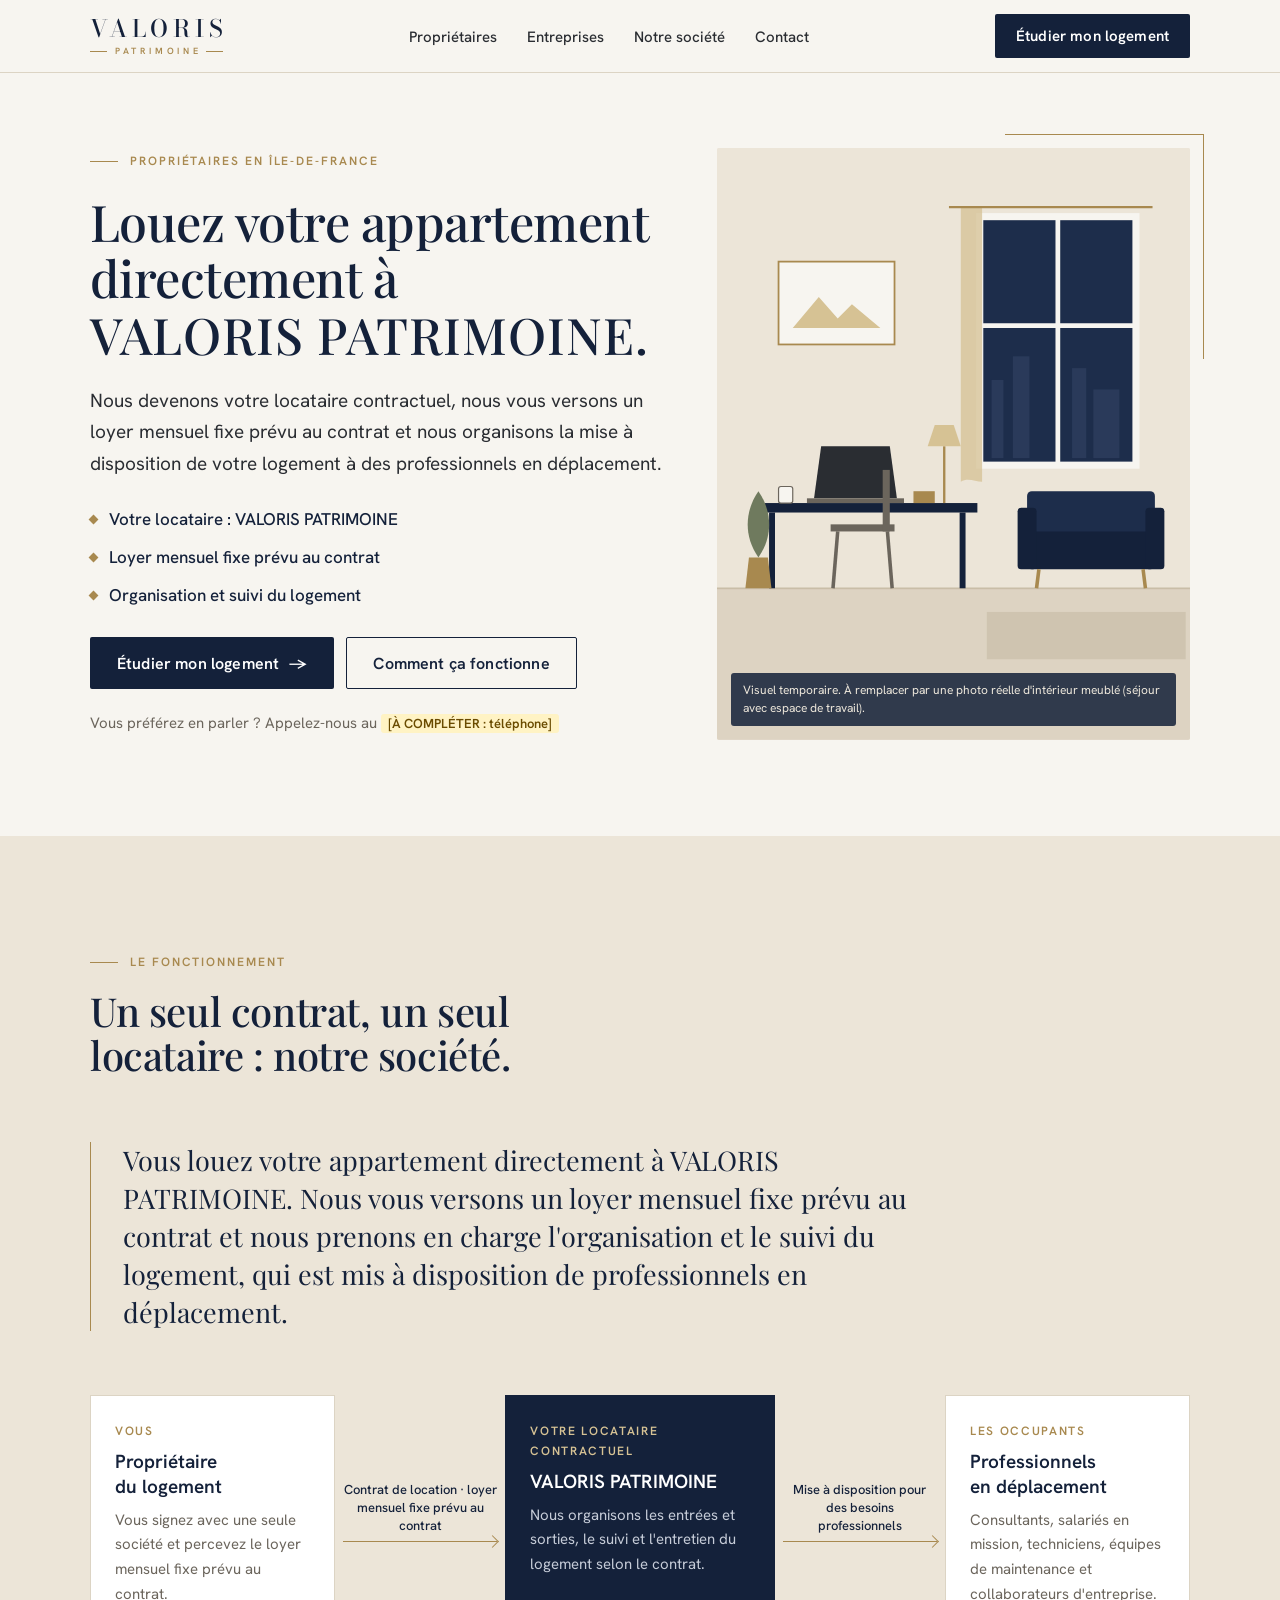
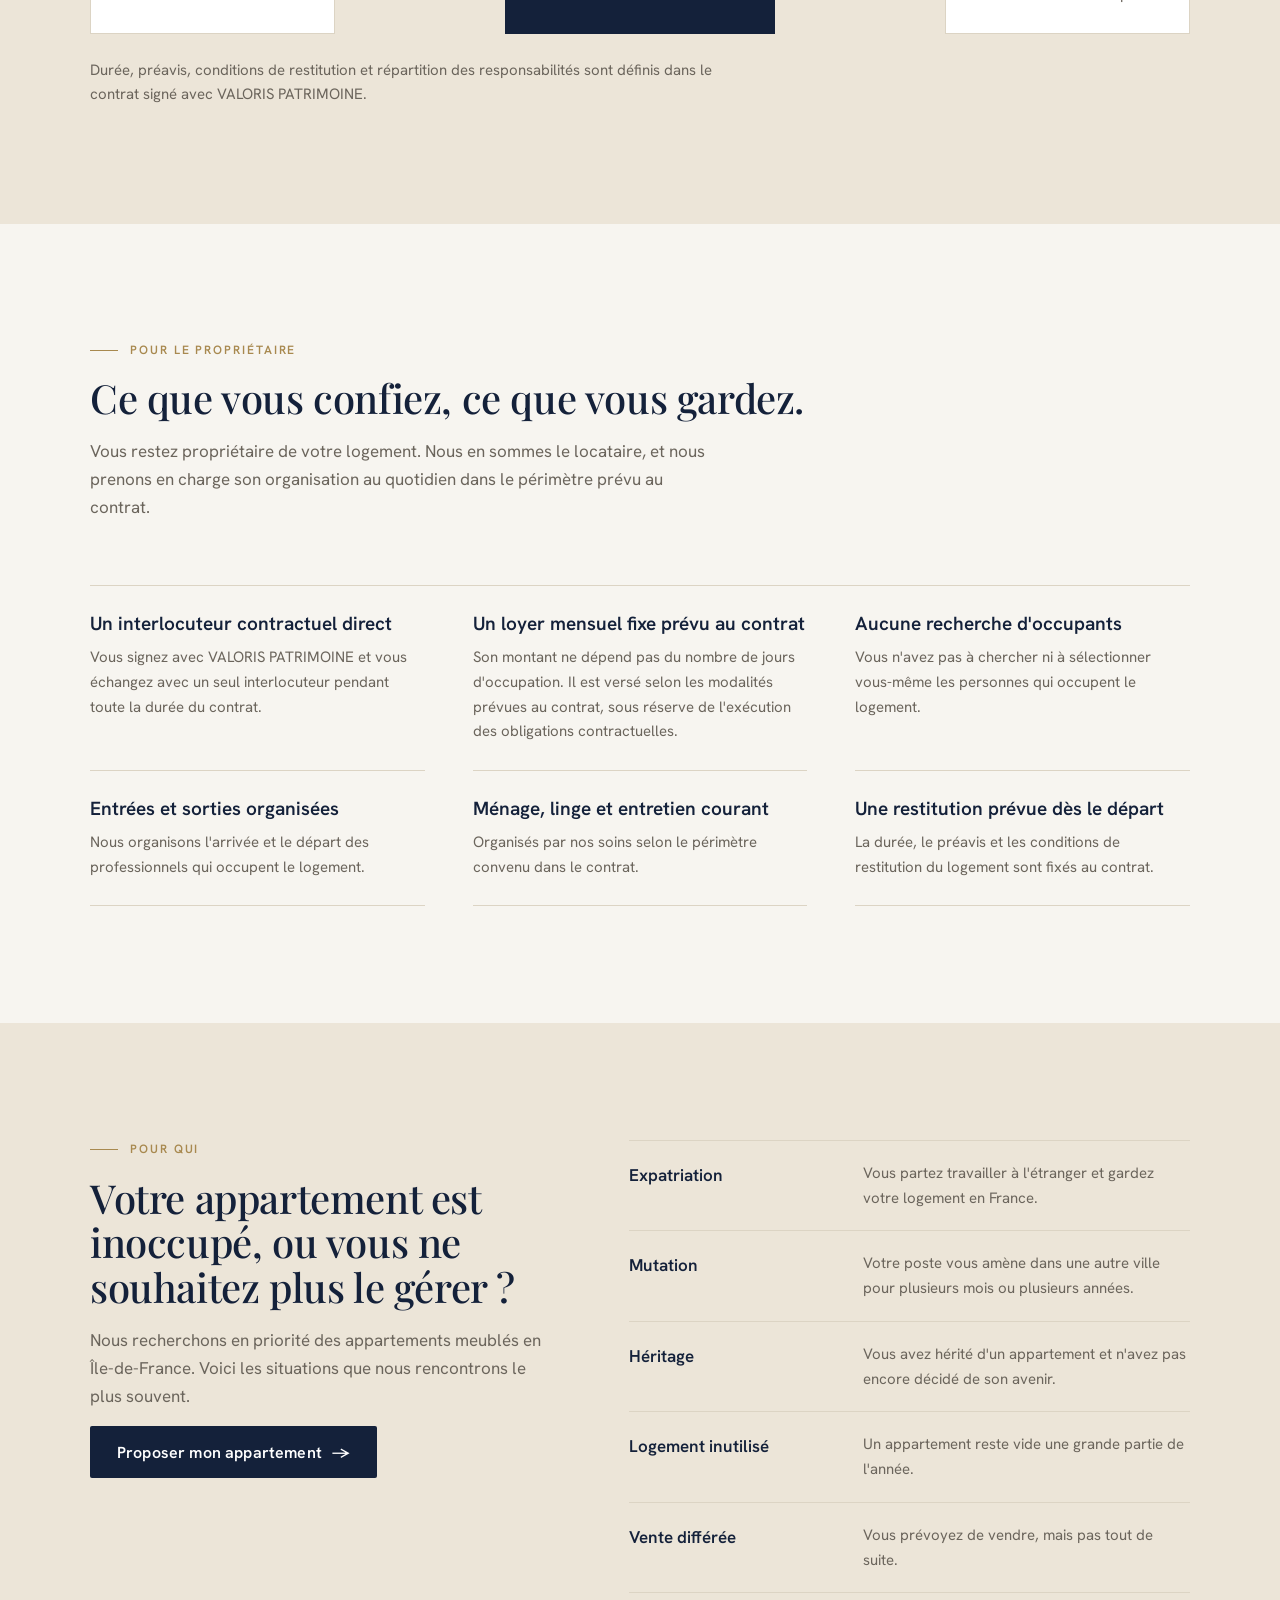
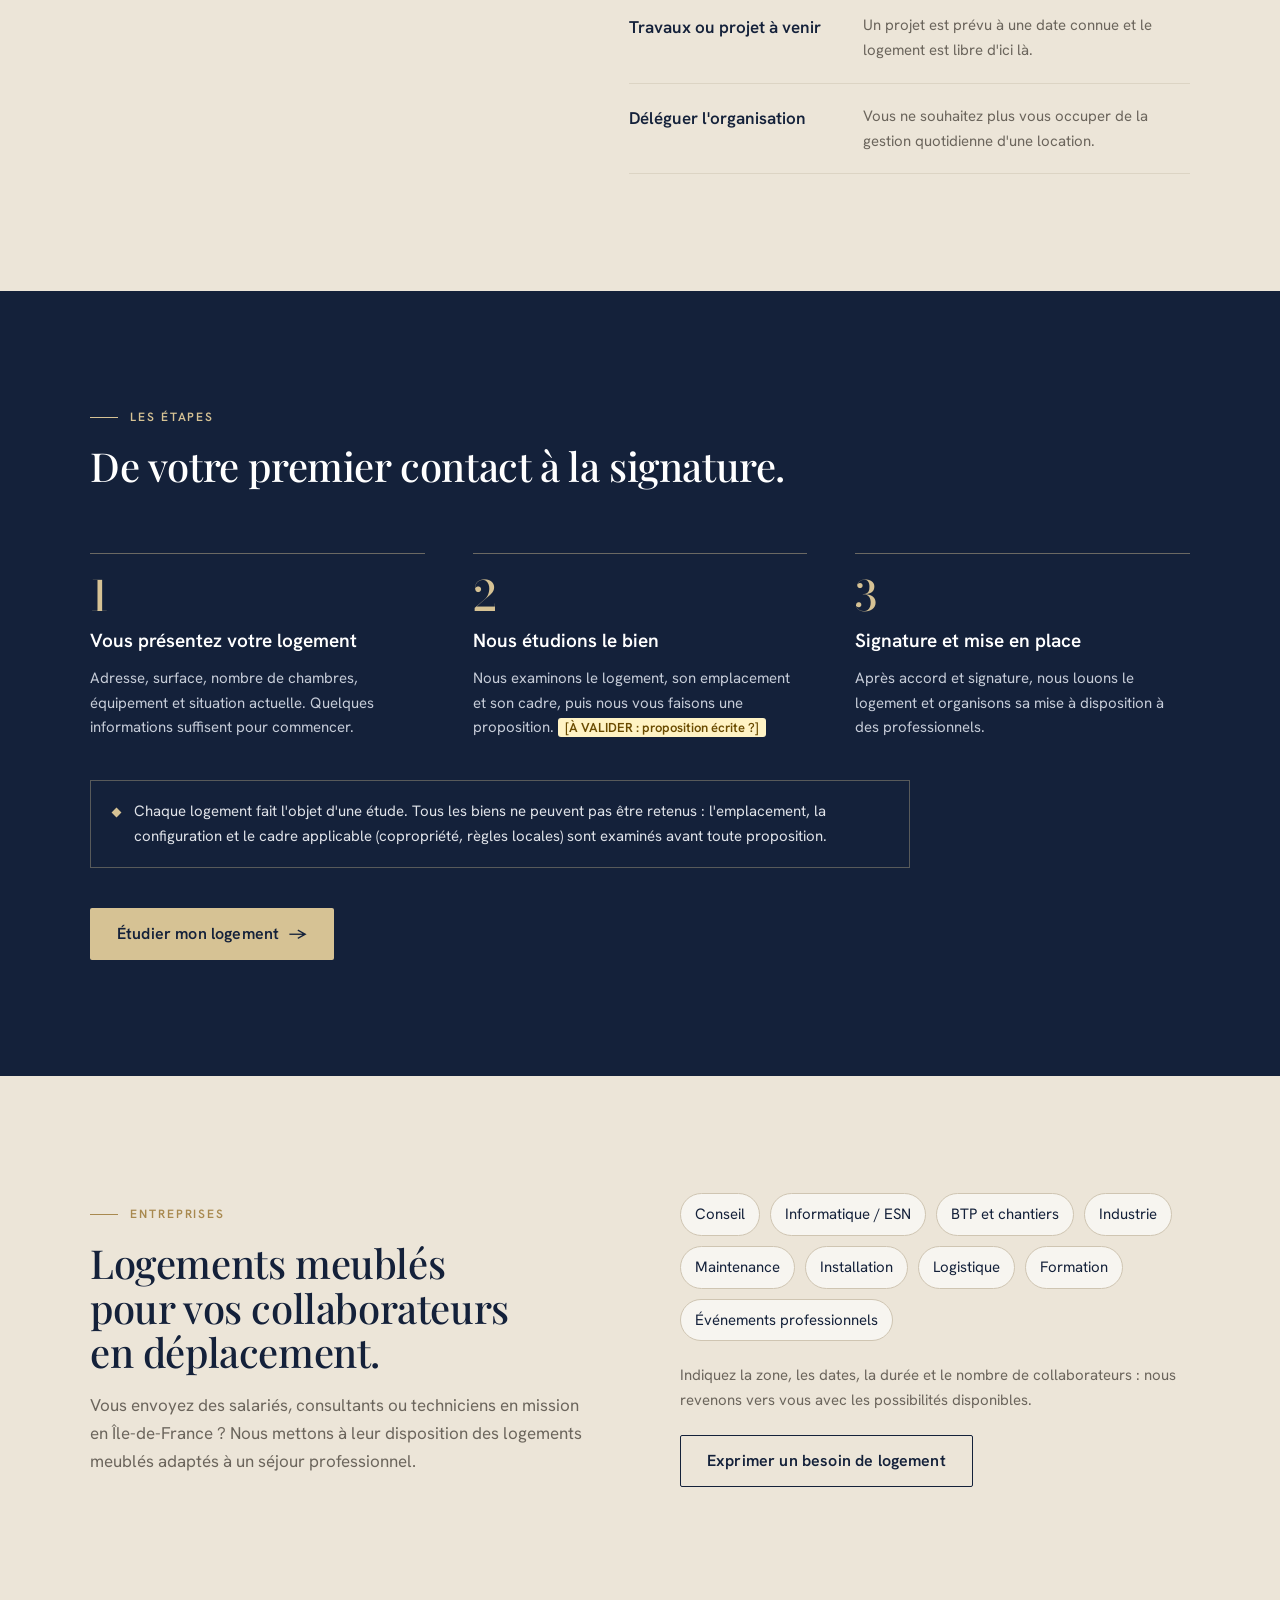
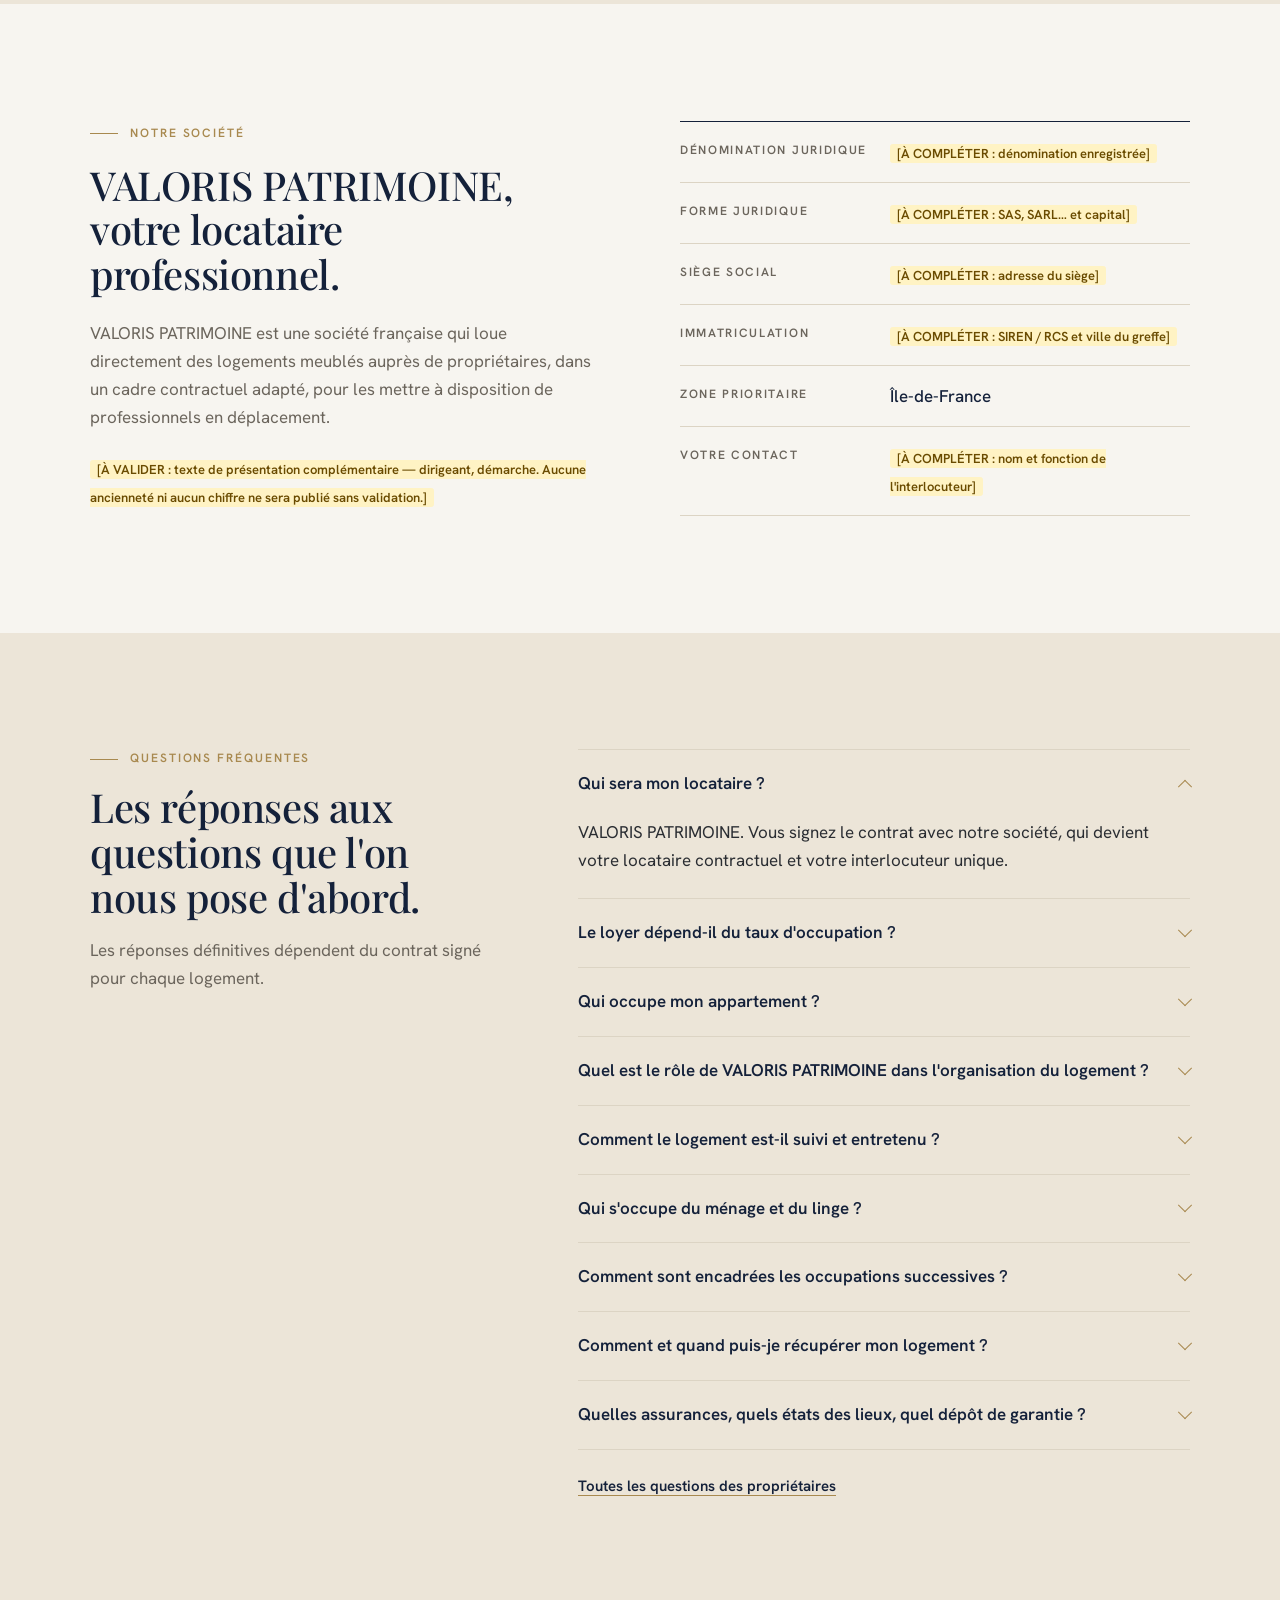
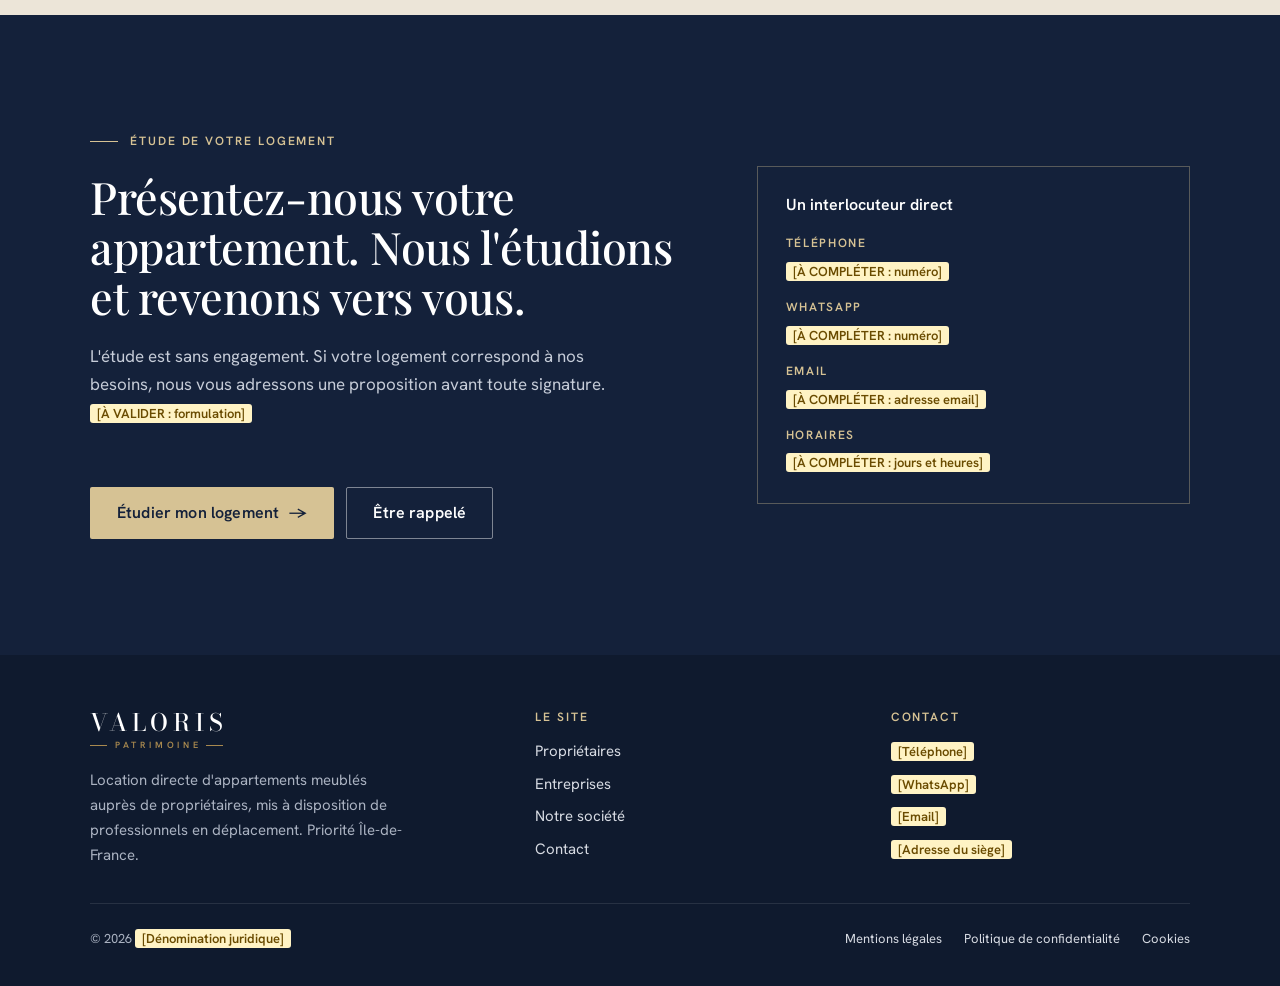
<file: index.html>
<!DOCTYPE html>
<html lang="fr">
<head>
<meta charset="utf-8">
<meta name="viewport" content="width=device-width, initial-scale=1, viewport-fit=cover">
<title>Accueil Valoris Patrimoine</title>
<meta name="claude:viewport-fit-sides" content="cover">
<!-- Polices hébergées dans le dépôt (dossier fonts/, licence SIL OFL 1.1) : aucun appel externe.
     WordPress : mêmes fichiers dans le thème, déclarés dans theme.json (typography.fontFamilies.fontFace). -->
<link rel="preload" href="fonts/playfair-display-var.woff2" as="font" type="font/woff2" crossorigin>
<style>
@font-face { font-family: "Playfair Display"; src: url("fonts/playfair-display-var.woff2") format("woff2"); font-weight: 400 900; font-style: normal; font-display: swap; }
@font-face { font-family: "Bodoni Moda"; src: url("fonts/bodoni-moda-500-latin.woff2") format("woff2"); font-weight: 500; font-style: normal; font-display: swap; }
@font-face { font-family: "Hanken Grotesk"; src: url("fonts/hanken-grotesk-400-600-latin.woff2") format("woff2"); font-weight: 400 600; font-style: normal; font-display: swap; }
</style>

<style>
/* ======================================================================
   PARTIE A — MAQUETTE UNIQUEMENT (non reprise dans WordPress)
   Fond de la prévisualisation, bandeau de revue, repères, info-bulle.
   ====================================================================== */
body { margin: 0; background: #f7f5f0; }
.vp-maquette-revue { background: #2a2d32; color: #e9e5dc; font: 500 0.8125rem/1.5 "Hanken Grotesk", Arial, sans-serif; }
.vp-maquette-revue__inner {
  max-width: 1180px; margin-inline: auto; display: flex; flex-wrap: wrap; align-items: center; justify-content: space-between; gap: 8px 16px;
  padding-block: 9px; padding-left: max(20px, env(safe-area-inset-left, 0px)); padding-right: max(20px, env(safe-area-inset-right, 0px));
}
.vp-maquette-revue button { font: inherit; font-weight: 600; color: #2a2d32; background: #d6c294; border: 0; border-radius: 3px; padding: 5px 12px; cursor: pointer; }
.vp-maquette-revue button:focus-visible { outline: 2px solid #ffffff; outline-offset: 2px; }
.vp-site .vp-todo { background: #fff3c4; color: #6a4b00; font: 600 0.8125rem/1.5 "Hanken Grotesk", Arial, sans-serif; letter-spacing: 0; text-transform: none; padding: 1px 7px; border-radius: 3px; }
.vp-maquette--sans-reperes .vp-todo { background: transparent; color: inherit; font: inherit; padding: 0; }
.vp-maquette--sans-reperes .vp-todo--note, .vp-maquette--sans-reperes .vp-visuel__etiquette { display: none; }
.vp-maquette-bulle {
  position: fixed; z-index: 80; left: 50%; transform: translateX(-50%);
  bottom: calc(92px + env(safe-area-inset-bottom, 0px)); width: min(92vw, 520px);
  background: #14213a; color: #f7f5f0; border: 1px solid #d6c294; border-radius: 4px; padding: 14px 18px;
  font: 400 0.875rem/1.5 "Hanken Grotesk", Arial, sans-serif; box-shadow: 0 10px 30px rgba(20,33,58,.25);
}
.vp-maquette-bulle strong { color: #d6c294; font-weight: 600; }
.vp-maquette-bulle code { font-family: ui-monospace, Menlo, monospace; font-size: 0.8125rem; color: #ffffff; overflow-wrap: anywhere; }
@media (min-width: 900px) { .vp-maquette-bulle { bottom: 28px; } }

/* ======================================================================
   PARTIE B — STYLES VALORIS PATRIMOINE (repris dans WordPress)
   Tout est confiné sous .vp-site : aucune règle sur html, body ou sur
   des éléments nus. Les variables pointent vers les presets theme.json
   (--wp--preset--…) avec une valeur de secours identique.
   Concept : colonne éditoriale sobre, bandes blanc cassé / beige /
   bleu nuit, un seul accent champagne.
   ====================================================================== */
.vp-site {
  /* Couleurs → theme.json settings.color.palette */
  --vp-nuit: var(--wp--preset--color--bleu-nuit, #14213a);
  --vp-nuit-2: var(--wp--preset--color--bleu-nuit-clair, #1d2d4b);
  --vp-nuit-3: var(--wp--preset--color--bleu-nuit-profond, #0f1a2e);
  --vp-anthracite: var(--wp--preset--color--anthracite, #2a2d32);
  --vp-blanc: var(--wp--preset--color--blanc-casse, #f7f5f0);
  --vp-beige: var(--wp--preset--color--beige, #ece5d8);
  --vp-champagne: var(--wp--preset--color--champagne, #a8894f);
  --vp-champagne-clair: var(--wp--preset--color--champagne-clair, #d6c294);
  --vp-gris: var(--wp--preset--color--gris-chaud, #6b655c);
  --vp-ligne: var(--wp--preset--color--filet, #dcd4c4);
  --vp-blanc-pur: #ffffff;
  --vp-texte-sur-nuit: #c6ccd8;

  /* Typographie → theme.json typography.fontFamilies / fontSizes */
  --vp-font-display: var(--wp--preset--font-family--playfair, "Playfair Display", Georgia, serif);
  --vp-font-marque: var(--wp--preset--font-family--bodoni, "Bodoni Moda", "Didot", "Bodoni 72", Georgia, serif); /* logo (majuscules) et numéros d'étapes */
  --vp-font-texte: var(--wp--preset--font-family--hanken, "Hanken Grotesk", "Helvetica Neue", Arial, sans-serif);
  --vp-fs-h1: clamp(2.05rem, 1.35rem + 3.2vw, 3.6rem);
  --vp-fs-h2: clamp(1.65rem, 1.25rem + 1.7vw, 2.5rem);
  --vp-fs-h3: 1.1875rem;
  --vp-fs-texte: 1.0625rem;
  --vp-fs-petit: 0.9375rem;
  --vp-fs-label: 0.75rem;

  /* Espacements → theme.json spacing.spacingSizes / layout */
  --vp-esp-2: 1rem;
  --vp-esp-3: 1.5rem;
  --vp-esp-4: 2.5rem;
  --vp-esp-5: 4rem;
  --vp-esp-section: clamp(4rem, 2.5rem + 6vw, 7.5rem);
  --vp-largeur: 1180px;
  --vp-rayon: 2px;
  --vp-header-h: 72px;

  background: var(--vp-blanc);
  color: var(--vp-anthracite);
  font-family: var(--vp-font-texte);
  font-size: var(--vp-fs-texte);
  font-weight: 400;
  line-height: 1.65;
  letter-spacing: normal;
  text-align: left;
  -webkit-font-smoothing: antialiased;
  padding-bottom: 76px; /* place pour la barre d'action mobile */
}
@media (min-width: 900px) { .vp-site { padding-bottom: 0; } }

/* Bande de sécurité au-dessus de l'en-tête collant (encoche des téléphones) */
.vp-site::before { content: ""; position: fixed; inset: 0 0 auto; height: env(safe-area-inset-top, 0px); z-index: 60; background: var(--vp-blanc); }

/* Remise à zéro locale : neutralise les marges et styles qu'un thème
   pourrait appliquer aux titres, paragraphes et listes. */
.vp-site *, .vp-site *::before, .vp-site *::after { box-sizing: border-box; }
.vp-site h1, .vp-site h2, .vp-site h3, .vp-site p, .vp-site ul, .vp-site ol,
.vp-site dl, .vp-site dd, .vp-site figure, .vp-site blockquote { margin: 0; }
.vp-site ul, .vp-site ol { padding: 0; }
.vp-site h1, .vp-site h2, .vp-site h3 { text-transform: none; }
.vp-site a { color: inherit; text-decoration: none; box-shadow: none; }
.vp-site svg { display: block; }
.vp-site [id] { scroll-margin-top: calc(var(--vp-header-h) + 16px); }
.vp-site :focus-visible { outline: 2px solid var(--vp-champagne); outline-offset: 3px; }
@media (prefers-reduced-motion: reduce) { .vp-site * { transition: none !important; } }

.vp-site h1, .vp-site h2 { font-family: var(--vp-font-display); font-weight: 500; color: var(--vp-nuit); line-height: 1.12; text-wrap: balance; letter-spacing: -0.01em; }
.vp-site h1 { font-size: var(--vp-fs-h1); }
.vp-site h2 { font-size: var(--vp-fs-h2); }
.vp-site h3 { font-family: var(--vp-font-texte); font-size: var(--vp-fs-h3); font-weight: 600; color: var(--vp-nuit); line-height: 1.3; text-wrap: balance; letter-spacing: 0; }

.vp-site .vp-skip { position: absolute; left: -9999px; top: 0; }
.vp-site .vp-skip:focus { left: 16px; top: 16px; z-index: 100; background: var(--vp-nuit); color: var(--vp-blanc-pur); padding: 10px 16px; }

/* Conteneur intérieur — porte la gouttière latérale */
.vp-site .vp-inner {
  max-width: var(--vp-largeur); margin-inline: auto;
  padding-left: max(20px, env(safe-area-inset-left, 0px));
  padding-right: max(20px, env(safe-area-inset-right, 0px));
}
@media (min-width: 900px) { .vp-site .vp-inner { padding-left: max(40px, env(safe-area-inset-left, 0px)); padding-right: max(40px, env(safe-area-inset-right, 0px)); } }

.vp-site .vp-section { padding-block: var(--vp-esp-section); }
.vp-site .vp-section--beige { background: var(--vp-beige); }
.vp-site .vp-section--nuit { background: var(--vp-nuit); color: #e6e1d6; }
.vp-site .vp-section--nuit h2, .vp-site .vp-section--nuit h3 { color: var(--vp-blanc-pur); }

.vp-site .vp-label { display: inline-flex; align-items: center; gap: 12px; font-size: var(--vp-fs-label); font-weight: 600; letter-spacing: 0.16em; text-transform: uppercase; color: var(--vp-champagne); }
.vp-site .vp-label::before { content: ""; width: 28px; height: 1px; background: currentColor; }
.vp-site .vp-section--nuit .vp-label { color: var(--vp-champagne-clair); }

.vp-site .vp-entete { display: grid; gap: var(--vp-esp-2); max-width: 760px; margin-bottom: var(--vp-esp-5); }
.vp-site .vp-entete p { color: var(--vp-gris); max-width: 62ch; }
.vp-site .vp-section--nuit .vp-entete p { color: var(--vp-texte-sur-nuit); }

/* Boutons (bloc Boutons natif + styles de bouton enregistrés) */
.vp-site .vp-btn {
  display: inline-flex; align-items: center; justify-content: center; gap: 10px;
  min-height: 52px; padding: 0 26px;
  font-family: var(--vp-font-texte); font-size: 1rem; font-weight: 600; line-height: 1.2; letter-spacing: 0.01em; text-decoration: none;
  border-radius: var(--vp-rayon); border: 1px solid transparent; cursor: pointer;
  transition: background-color .2s ease, color .2s ease, border-color .2s ease;
}
.vp-site .vp-btn--principal { background: var(--vp-nuit); color: var(--vp-blanc-pur); }
.vp-site .vp-btn--principal:hover { background: var(--vp-nuit-2); }
.vp-site .vp-btn--secondaire { background: transparent; color: var(--vp-nuit); border-color: var(--vp-nuit); }
.vp-site .vp-btn--secondaire:hover { background: var(--vp-nuit); color: var(--vp-blanc-pur); }
.vp-site .vp-btn--clair { background: var(--vp-champagne-clair); color: var(--vp-nuit); }
.vp-site .vp-btn--clair:hover { background: #e3d3ad; }
.vp-site .vp-btn--contour-clair { background: transparent; color: var(--vp-blanc-pur); border-color: rgba(255,255,255,.45); }
.vp-site .vp-btn--contour-clair:hover { border-color: var(--vp-champagne-clair); color: var(--vp-champagne-clair); }
.vp-site .vp-fleche { transition: transform .2s ease; }
.vp-site .vp-btn:hover .vp-fleche { transform: translateX(3px); }
.vp-site .vp-actions { display: flex; flex-wrap: wrap; gap: 12px; }

/* En-tête (partie de modèle « header » + bloc Navigation natif) */
.vp-site .vp-header {
  position: sticky; top: env(safe-area-inset-top, 0px); z-index: 50;
  background: rgba(247, 245, 240, 0.96); border-bottom: 1px solid var(--vp-ligne);
  -webkit-backdrop-filter: blur(8px); backdrop-filter: blur(8px);
}
.vp-site .vp-header .vp-inner { display: flex; align-items: center; justify-content: space-between; gap: 24px; min-height: var(--vp-header-h); }
.vp-site .vp-logo { display: inline-flex; flex-direction: column; align-items: flex-start; color: var(--vp-nuit); line-height: 1; }
.vp-site .vp-logo__nom { font-family: var(--vp-font-marque); font-size: 1.5rem; font-weight: 500; letter-spacing: 0.2em; margin-right: -0.2em; }
.vp-site .vp-logo__filet { display: flex; align-items: center; gap: 8px; width: 100%; margin-top: 6px; }
.vp-site .vp-logo__filet::before, .vp-site .vp-logo__filet::after { content: ""; flex: 1; height: 1px; background: var(--vp-champagne); }
.vp-site .vp-logo__sous { font-size: 0.5625rem; font-weight: 600; letter-spacing: 0.42em; margin-right: -0.42em; color: var(--vp-champagne); }
.vp-site .vp-nav { display: none; }
.vp-site .vp-nav ul { list-style: none; display: flex; gap: 30px; }
.vp-site .vp-nav a { font-size: 0.9375rem; font-weight: 500; color: var(--vp-anthracite); padding-block: 6px; border-bottom: 1px solid transparent; }
.vp-site .vp-nav a:hover { border-color: var(--vp-champagne); }
.vp-site .vp-header__cta { display: none; }
.vp-site .vp-burger {
  display: inline-flex; align-items: center; justify-content: center; width: 46px; height: 46px; padding: 0;
  background: transparent; border: 1px solid var(--vp-ligne); border-radius: var(--vp-rayon); cursor: pointer; color: var(--vp-nuit);
}
.vp-site .vp-menu-mobile { border-top: 1px solid var(--vp-ligne); background: var(--vp-blanc); }
.vp-site .vp-menu-mobile ul { list-style: none; padding: 8px 0 20px; }
.vp-site .vp-menu-mobile li a { display: block; padding: 14px 0; font-size: 1.0625rem; font-weight: 500; color: var(--vp-nuit); border-bottom: 1px solid var(--vp-ligne); }
.vp-site .vp-menu-mobile .vp-btn { width: 100%; margin-top: 16px; }
@media (min-width: 900px) {
  .vp-site .vp-nav { display: block; }
  .vp-site .vp-header__cta { display: inline-flex; min-height: 44px; padding: 0 20px; font-size: 0.9375rem; }
  .vp-site .vp-burger, .vp-site .vp-menu-mobile { display: none !important; }
}

/* Premier écran (Colonnes 55/45 : Groupe texte + Image) */
.vp-site .vp-hero { padding-block: clamp(2.5rem, 1.5rem + 4vw, 5.5rem) clamp(3.5rem, 2rem + 5vw, 6.5rem); }
.vp-site .vp-hero .vp-inner { display: grid; gap: var(--vp-esp-4); align-items: center; }
.vp-site .vp-hero__texte { display: grid; gap: 22px; min-width: 0; }
.vp-site .vp-hero__nom { white-space: nowrap; letter-spacing: 0.02em; }
@media (max-width: 420px) { .vp-site .vp-hero__nom { white-space: normal; } }
.vp-site .vp-hero__sous { font-size: clamp(1.0625rem, 1rem + .3vw, 1.1875rem); color: var(--vp-anthracite); max-width: 56ch; }
.vp-site .vp-assurances { list-style: none; display: grid; gap: 10px; margin-block: 4px 6px; }
.vp-site .vp-assurances li { display: flex; align-items: baseline; gap: 12px; font-weight: 500; color: var(--vp-nuit); }
.vp-site .vp-assurances li::before { content: ""; flex: none; width: 7px; height: 7px; transform: translateY(-2px) rotate(45deg); background: var(--vp-champagne); }
.vp-site .vp-hero__appel { font-size: var(--vp-fs-petit); color: var(--vp-gris); }
/* Le titre ne dépasse jamais sa colonne : sa taille est plafonnée selon la largeur réelle de la colonne
   (8.7cqi ≈ largeur de « VALORIS PATRIMOINE. », qui reste sur une ligne), avec un minimum de 1.75rem
   (sous 420 px, le nom peut alors passer à la ligne). */
.vp-site .vp-hero__texte { container-type: inline-size; }
.vp-site .vp-hero h1 { font-size: max(1.75rem, min(var(--vp-fs-h1), 8.7cqi)); }
@media (min-width: 960px) { .vp-site .vp-hero .vp-inner { grid-template-columns: 1.1fr 0.9fr; gap: 48px; } }

.vp-site .vp-visuel { position: relative; min-width: 0; }
.vp-site .vp-visuel__cadre { position: relative; aspect-ratio: 4 / 5; width: 100%; max-width: 100%; background: var(--vp-beige); overflow: hidden; border-radius: var(--vp-rayon); }
.vp-site .vp-visuel__cadre svg { position: absolute; inset: 0; width: 100%; height: 100%; }
.vp-site .vp-visuel__etiquette { position: absolute; left: 14px; bottom: 14px; right: 14px; background: rgba(20, 33, 58, 0.86); color: #eee8dc; font-size: 0.75rem; line-height: 1.45; padding: 9px 12px; border-radius: 3px; }
.vp-site .vp-visuel__accent { position: absolute; top: -14px; right: -14px; width: 42%; height: 38%; border-top: 1px solid var(--vp-champagne); border-right: 1px solid var(--vp-champagne); pointer-events: none; }
@media (max-width: 959px) { .vp-site .vp-visuel__cadre { aspect-ratio: 4 / 3; } .vp-site .vp-visuel__accent { display: none; } }

/* Fonctionnement — chaîne contractuelle (Colonnes ×3 ; flèches = CSS spécifique) */
.vp-site .vp-message { font-family: var(--vp-font-display); font-size: clamp(1.25rem, 1.05rem + .8vw, 1.7rem); line-height: 1.4; color: var(--vp-nuit); border-left: 1px solid var(--vp-champagne); padding-left: clamp(18px, 3vw, 32px); max-width: 52ch; margin-bottom: var(--vp-esp-5); }
.vp-site .vp-chaine { display: grid; }
.vp-site .vp-noeud { background: var(--vp-blanc-pur); border: 1px solid var(--vp-ligne); padding: 26px 24px; display: grid; gap: 8px; align-content: start; min-width: 0; }
.vp-site .vp-noeud--central { background: var(--vp-nuit); border-color: var(--vp-nuit); }
.vp-site .vp-noeud--central h3 { color: var(--vp-blanc-pur); }
.vp-site .vp-noeud__role { font-size: var(--vp-fs-label); font-weight: 600; letter-spacing: 0.14em; text-transform: uppercase; color: var(--vp-champagne); }
.vp-site .vp-noeud--central .vp-noeud__role { color: var(--vp-champagne-clair); }
.vp-site .vp-noeud p { font-size: var(--vp-fs-petit); color: var(--vp-gris); }
.vp-site .vp-noeud--central p { color: var(--vp-texte-sur-nuit); }
.vp-site .vp-lien { display: grid; justify-items: center; gap: 6px; padding: 14px 8px; text-align: center; font-size: 0.8125rem; line-height: 1.4; color: var(--vp-nuit); font-weight: 500; }
.vp-site .vp-lien__trait { width: 1px; height: 22px; background: var(--vp-champagne); }
.vp-site .vp-lien__fleche { width: 9px; height: 9px; border-right: 1px solid var(--vp-champagne); border-bottom: 1px solid var(--vp-champagne); transform: rotate(45deg); margin-top: -10px; }
.vp-site .vp-lien span { max-width: 22ch; }
@media (min-width: 900px) {
  .vp-site .vp-chaine { grid-template-columns: 1fr 170px 1.1fr 170px 1fr; align-items: stretch; }
  .vp-site .vp-lien { align-content: center; }
  .vp-site .vp-lien__trait { width: 100%; height: 1px; order: 2; }
  .vp-site .vp-lien__fleche { order: 2; transform: rotate(-45deg); margin: -11px 0 0; justify-self: end; }
  .vp-site .vp-lien span { order: 1; }
}
.vp-site .vp-cadre-note { margin-top: var(--vp-esp-3); font-size: var(--vp-fs-petit); color: var(--vp-gris); max-width: 80ch; }

/* Avantages (Grille native : Groupe en disposition grille) */
.vp-site .vp-grille { display: grid; border-top: 1px solid var(--vp-ligne); }
.vp-site .vp-item { display: grid; gap: 8px; align-content: start; padding: 26px 0; border-bottom: 1px solid var(--vp-ligne); min-width: 0; }
.vp-site .vp-item p { color: var(--vp-gris); font-size: var(--vp-fs-petit); max-width: 48ch; }
@media (min-width: 720px) { .vp-site .vp-grille--3 { grid-template-columns: 1fr 1fr; column-gap: 48px; } }
@media (min-width: 1000px) { .vp-site .vp-grille--3 { grid-template-columns: repeat(3, 1fr); } }

/* Profils (Colonnes + Liste) */
.vp-site .vp-profils .vp-inner { display: grid; gap: var(--vp-esp-4); }
@media (min-width: 960px) { .vp-site .vp-profils .vp-inner { grid-template-columns: 0.9fr 1.1fr; gap: 80px; align-items: start; } .vp-site .vp-profils .vp-entete { margin-bottom: 0; position: sticky; top: calc(var(--vp-header-h) + 32px); } }
.vp-site .vp-liste-profils { list-style: none; border-top: 1px solid var(--vp-ligne); }
.vp-site .vp-liste-profils li { display: grid; grid-template-columns: minmax(0, 1fr); gap: 4px; padding: 20px 0; border-bottom: 1px solid var(--vp-ligne); }
@media (min-width: 600px) { .vp-site .vp-liste-profils li { grid-template-columns: 210px minmax(0, 1fr); gap: 24px; } }
.vp-site .vp-liste-profils strong { font-weight: 600; color: var(--vp-nuit); }
.vp-site .vp-liste-profils span { color: var(--vp-gris); font-size: var(--vp-fs-petit); }

/* Étapes (Liste numérotée native ; chiffres = compteur CSS) */
.vp-site .vp-etapes { list-style: none; display: grid; gap: 32px; counter-reset: vp-etape; }
.vp-site .vp-etapes li { display: grid; gap: 12px; align-content: start; padding-top: 22px; border-top: 1px solid rgba(214,194,148,.45); counter-increment: vp-etape; min-width: 0; }
.vp-site .vp-etapes li::before { content: counter(vp-etape); font-family: var(--vp-font-marque); font-size: 2.6rem; line-height: 1; color: var(--vp-champagne-clair); }
.vp-site .vp-etapes p { color: var(--vp-texte-sur-nuit); font-size: var(--vp-fs-petit); max-width: 40ch; }
@media (min-width: 860px) { .vp-site .vp-etapes { grid-template-columns: repeat(3, 1fr); gap: 48px; } }
.vp-site .vp-avertissement { margin-top: var(--vp-esp-4); padding: 18px 22px; border: 1px solid rgba(214,194,148,.35); color: #dfe2e8; font-size: var(--vp-fs-petit); display: flex; gap: 14px; align-items: baseline; max-width: 820px; }
.vp-site .vp-avertissement::before { content: ""; flex: none; width: 7px; height: 7px; transform: rotate(45deg); background: var(--vp-champagne-clair); }
.vp-site .vp-section--nuit .vp-actions { margin-top: var(--vp-esp-4); }

/* Entreprises */
.vp-site .vp-entreprises .vp-inner { display: grid; gap: var(--vp-esp-4); }
@media (min-width: 960px) { .vp-site .vp-entreprises .vp-inner { grid-template-columns: 1fr 1fr; gap: 80px; align-items: center; } .vp-site .vp-entreprises .vp-entete { margin-bottom: 0; } }
.vp-site .vp-secteurs { list-style: none; display: flex; flex-wrap: wrap; gap: 10px; }
.vp-site .vp-secteurs li { border: 1px solid #cfc5b2; background: var(--vp-blanc); padding: 8px 14px; font-size: var(--vp-fs-petit); color: var(--vp-nuit); border-radius: 999px; }
.vp-site .vp-entreprises__bloc { display: grid; gap: 22px; min-width: 0; }
.vp-site .vp-entreprises__bloc p { font-size: var(--vp-fs-petit); color: var(--vp-gris); }

/* Société (fiche = Groupe + Paragraphes ; dl remplaçable par une liste) */
.vp-site .vp-societe .vp-inner { display: grid; gap: var(--vp-esp-4); }
@media (min-width: 960px) { .vp-site .vp-societe .vp-inner { grid-template-columns: 1fr 1fr; gap: 80px; } .vp-site .vp-societe .vp-entete { margin-bottom: 0; } }
.vp-site .vp-fiche { border-top: 1px solid var(--vp-nuit); display: grid; }
.vp-site .vp-fiche div { display: grid; grid-template-columns: minmax(0, 1fr); gap: 4px; padding: 16px 0; border-bottom: 1px solid var(--vp-ligne); }
@media (min-width: 560px) { .vp-site .vp-fiche div { grid-template-columns: 190px minmax(0, 1fr); gap: 20px; } }
.vp-site .vp-fiche dt { font-size: var(--vp-fs-label); font-weight: 600; letter-spacing: 0.14em; text-transform: uppercase; color: var(--vp-gris); padding-top: 3px; }
.vp-site .vp-fiche dd { color: var(--vp-nuit); font-weight: 500; min-width: 0; }

/* FAQ (bloc Détails natif — aucun JavaScript) */
.vp-site .vp-faq .vp-inner { display: grid; gap: var(--vp-esp-4); }
@media (min-width: 960px) { .vp-site .vp-faq .vp-inner { grid-template-columns: 0.8fr 1.2fr; gap: 80px; align-items: start; } .vp-site .vp-faq .vp-entete { margin-bottom: 0; position: sticky; top: calc(var(--vp-header-h) + 32px); } }
.vp-site .vp-faq__liste { border-top: 1px solid var(--vp-ligne); min-width: 0; }
.vp-site .vp-faq details { border-bottom: 1px solid var(--vp-ligne); }
.vp-site .vp-faq summary { list-style: none; cursor: pointer; display: flex; justify-content: space-between; align-items: center; gap: 20px; padding: 22px 0; font-weight: 600; font-size: 1.0625rem; line-height: 1.4; color: var(--vp-nuit); }
.vp-site .vp-faq summary::-webkit-details-marker { display: none; }
.vp-site .vp-faq summary::after { content: ""; flex: none; width: 10px; height: 10px; border-right: 1.5px solid var(--vp-champagne); border-bottom: 1.5px solid var(--vp-champagne); transform: rotate(45deg) translate(-2px, -2px); transition: transform .2s ease; }
.vp-site .vp-faq details[open] summary::after { transform: rotate(-135deg) translate(-2px, -2px); }
.vp-site .vp-faq__rep { padding: 0 0 24px; max-width: 64ch; display: grid; gap: 10px; }
.vp-site .vp-faq__plus { margin-top: var(--vp-esp-3); font-size: var(--vp-fs-petit); }
.vp-site .vp-faq__plus a { color: var(--vp-nuit); font-weight: 600; text-decoration: underline; text-underline-offset: 4px; text-decoration-color: var(--vp-champagne); }

/* CTA final + coordonnées */
.vp-site .vp-final .vp-inner { display: grid; gap: var(--vp-esp-4); }
@media (min-width: 960px) { .vp-site .vp-final .vp-inner { grid-template-columns: 1.15fr 0.85fr; gap: 80px; align-items: center; } }
.vp-site .vp-final h2 { font-size: clamp(1.8rem, 1.3rem + 2vw, 2.8rem); }
.vp-site .vp-final__texte { display: grid; gap: 20px; min-width: 0; }
.vp-site .vp-final__texte p { color: var(--vp-texte-sur-nuit); max-width: 52ch; }
.vp-site .vp-coord { border: 1px solid rgba(214,194,148,.35); padding: 28px; display: grid; gap: 18px; min-width: 0; }
.vp-site .vp-coord h3 { font-size: 1rem; }
.vp-site .vp-coord dl { display: grid; gap: 14px; }
.vp-site .vp-coord div { display: grid; gap: 2px; }
.vp-site .vp-coord dt { font-size: var(--vp-fs-label); font-weight: 600; letter-spacing: 0.14em; text-transform: uppercase; color: var(--vp-champagne-clair); }
.vp-site .vp-coord dd { color: var(--vp-blanc-pur); font-size: 1.0625rem; overflow-wrap: anywhere; }

/* Pied de page (partie de modèle « footer ») */
.vp-site .vp-footer { background: var(--vp-nuit-3); color: #aab2c1; font-size: var(--vp-fs-petit); padding-block: 56px 36px; }
.vp-site .vp-footer .vp-logo { color: var(--vp-blanc-pur); }
.vp-site .vp-footer__haut { display: grid; gap: 36px; padding-bottom: 36px; border-bottom: 1px solid rgba(255,255,255,.1); }
@media (min-width: 860px) { .vp-site .vp-footer__haut { grid-template-columns: 1.3fr 1fr 1fr; gap: 56px; } }
.vp-site .vp-footer__haut p { max-width: 40ch; margin-top: 18px; }
.vp-site .vp-footer h2 { font-family: var(--vp-font-texte); font-size: var(--vp-fs-label); font-weight: 600; letter-spacing: 0.16em; text-transform: uppercase; color: var(--vp-champagne-clair); margin-bottom: 14px; }
.vp-site .vp-footer ul { list-style: none; display: grid; gap: 8px; }
.vp-site .vp-footer a { color: #d7dbe3; }
.vp-site .vp-footer a:hover { color: var(--vp-champagne-clair); }
.vp-site .vp-footer__bas { display: flex; flex-wrap: wrap; gap: 10px 28px; justify-content: space-between; padding-top: 24px; font-size: 0.8125rem; }
.vp-site .vp-footer__bas ul { display: flex; flex-wrap: wrap; gap: 8px 22px; }

/* Barre d'action mobile (CSS spécifique ; masquée ≥ 900 px) */
.vp-site .vp-barre-mobile {
  position: fixed; left: 0; right: 0; bottom: 0; z-index: 55;
  background: var(--vp-blanc-pur); border-top: 1px solid var(--vp-ligne); box-shadow: 0 -6px 20px rgba(20,33,58,.08);
  padding: 10px max(12px, env(safe-area-inset-right, 0px)) calc(10px + env(safe-area-inset-bottom, 0px)) max(12px, env(safe-area-inset-left, 0px));
  display: grid; grid-template-columns: auto auto 1fr; gap: 8px;
  transition: transform .25s ease, visibility .25s;
}
/* Repliée tant que les boutons de l'accueil sont à l'écran (évite qu'elle les recouvre) ; hors du parcours clavier. */
.vp-site .vp-barre-mobile--repliee { transform: translateY(100%); visibility: hidden; }
.vp-site .vp-barre-mobile .vp-btn { min-height: 48px; padding: 0 14px; font-size: 0.9375rem; }
.vp-site .vp-barre-mobile .vp-btn--secondaire { padding: 0 12px; }
@media (min-width: 900px) { .vp-site .vp-barre-mobile { display: none; } }
@media (max-width: 389px) { .vp-site .vp-barre-mobile .vp-txt-court { display: none; } }
</style>

<!-- MAQUETTE UNIQUEMENT : bandeau de revue, masqué pour les visiteurs.
     Affiché seulement en ajoutant ?revue à l'adresse (ex. https://ystest1.github.io/VLS/?revue). -->
<div class="vp-maquette-revue" role="note" hidden>
  <div class="vp-maquette-revue__inner">
    <span>Mode revue · Page d'accueil V3 · Les liens vers des pages à venir affichent leur destination prévue</span>
    <button type="button" id="vp-toggle-reperes" aria-pressed="false">Masquer les repères « À valider »</button>
  </div>
</div>

<!-- ======================= DÉBUT DU CONTENEUR VALORIS ======================= -->
<div class="vp-site" id="vp-site">

<a class="vp-skip" href="#contenu">Aller au contenu</a>

<!-- PARTIE DE MODÈLE « header » : Groupe + Logo + bloc Navigation natif (menu mobile géré par WordPress) -->
<header class="vp-header">
  <div class="vp-inner">
    <a class="vp-logo" href="/" aria-label="VALORIS PATRIMOINE, accueil" data-vp-dest="Page d'accueil">
      <span class="vp-logo__nom">VALORIS</span>
      <span class="vp-logo__filet"><span class="vp-logo__sous">PATRIMOINE</span></span>
    </a>
    <nav class="vp-nav" aria-label="Navigation principale">
      <ul>
        <li><a href="/proprietaires/" data-vp-dest="Page Propriétaires">Propriétaires</a></li>
        <li><a href="/entreprises/" data-vp-dest="Page Entreprises">Entreprises</a></li>
        <li><a href="/notre-societe/" data-vp-dest="Page Notre société">Notre société</a></li>
        <li><a href="/contact/" data-vp-dest="Page Contact">Contact</a></li>
      </ul>
    </nav>
    <a class="vp-btn vp-btn--principal vp-header__cta" href="/proprietaires/#etude-logement" data-vp-dest="Formulaire propriétaire « Étudier mon logement » (page Propriétaires)">Étudier mon logement</a>
    <button class="vp-burger" type="button" id="vp-burger" aria-expanded="false" aria-controls="vp-menu-mobile" aria-label="Ouvrir le menu">
      <svg width="20" height="14" viewBox="0 0 20 14" fill="none" aria-hidden="true"><path d="M0 1h20M0 7h20M0 13h20" stroke="currentColor" stroke-width="1.5"/></svg>
    </button>
  </div>
  <div class="vp-menu-mobile" id="vp-menu-mobile" hidden>
    <div class="vp-inner">
      <ul>
        <li><a href="/proprietaires/" data-vp-dest="Page Propriétaires">Propriétaires</a></li>
        <li><a href="/entreprises/" data-vp-dest="Page Entreprises">Entreprises</a></li>
        <li><a href="/notre-societe/" data-vp-dest="Page Notre société">Notre société</a></li>
        <li><a href="/contact/" data-vp-dest="Page Contact">Contact</a></li>
      </ul>
      <a class="vp-btn vp-btn--principal" href="/proprietaires/#etude-logement" data-vp-dest="Formulaire propriétaire « Étudier mon logement » (page Propriétaires)">Étudier mon logement</a>
    </div>
  </div>
</header>

<main id="contenu">

  <!-- SECTION 1 — Premier écran
       Gutenberg : Groupe .vp-hero > Colonnes (Groupe texte : Titre H1, Paragraphe, Liste .vp-assurances, Boutons, Paragraphe | Image) -->
  <section class="vp-hero" aria-labelledby="titre-hero">
    <div class="vp-inner">
      <div class="vp-hero__texte">
        <span class="vp-label">Propriétaires en Île-de-France</span>
        <h1 id="titre-hero">Louez votre appartement directement à <span class="vp-hero__nom">VALORIS PATRIMOINE.</span></h1>
        <p class="vp-hero__sous">Nous devenons votre locataire contractuel, nous vous versons un loyer mensuel fixe prévu au contrat et nous organisons la mise à disposition de votre logement à des professionnels en déplacement.</p>
        <ul class="vp-assurances">
          <li>Votre locataire : VALORIS PATRIMOINE</li>
          <li>Loyer mensuel fixe prévu au contrat</li>
          <li>Organisation et suivi du logement</li>
        </ul>
        <div class="vp-actions">
          <a class="vp-btn vp-btn--principal" href="/proprietaires/#etude-logement" data-vp-dest="Formulaire propriétaire « Étudier mon logement » (page Propriétaires)">Étudier mon logement <span class="vp-fleche" aria-hidden="true">→</span></a>
          <a class="vp-btn vp-btn--secondaire" href="#fonctionnement">Comment ça fonctionne</a>
        </div>
        <p class="vp-hero__appel">Vous préférez en parler ? Appelez-nous au <span class="vp-todo">[À COMPLÉTER : téléphone]</span></p>
      </div>

      <figure class="vp-visuel">
        <span class="vp-visuel__accent" aria-hidden="true"></span>
        <div class="vp-visuel__cadre">
          <svg viewBox="0 0 400 500" preserveAspectRatio="xMidYMid slice" role="img" aria-label="Illustration temporaire : séjour meublé avec bureau de travail">
            <rect width="400" height="500" fill="#ece5d8"/>
            <rect x="0" y="372" width="400" height="128" fill="#ddd3c2"/>
            <line x1="0" y1="372" x2="400" y2="372" stroke="#c9bda7" stroke-width="1.5"/>
            <rect x="222" y="58" width="132" height="210" fill="#1d2d4b"/>
            <rect x="222" y="58" width="132" height="210" fill="none" stroke="#f7f5f0" stroke-width="6"/>
            <line x1="288" y1="58" x2="288" y2="268" stroke="#f7f5f0" stroke-width="4"/>
            <line x1="222" y1="150" x2="354" y2="150" stroke="#f7f5f0" stroke-width="4"/>
            <rect x="232" y="196" width="10" height="66" fill="#2a3a5a"/><rect x="250" y="176" width="14" height="86" fill="#2a3a5a"/><rect x="300" y="186" width="12" height="76" fill="#2a3a5a"/><rect x="318" y="204" width="22" height="58" fill="#2a3a5a"/>
            <path d="M206 50 h18 v232 c-6 0 -12 -4 -18 0 z" fill="#d6c294" opacity=".75"/>
            <line x1="196" y1="50" x2="368" y2="50" stroke="#a8894f" stroke-width="2"/>
            <rect x="52" y="96" width="98" height="70" fill="#f7f5f0" stroke="#a8894f" stroke-width="1.5"/>
            <path d="M64 152 l22 -26 l16 18 l12 -12 l24 20 z" fill="#d6c294"/>
            <rect x="34" y="300" width="186" height="8" fill="#14213a"/>
            <rect x="44" y="308" width="5" height="64" fill="#14213a"/><rect x="205" y="308" width="5" height="64" fill="#14213a"/>
            <path d="M82 296 h70 l-6 -44 h-58 z" fill="#2a2d32"/>
            <rect x="76" y="296" width="82" height="4" fill="#6b655c"/>
            <line x1="192" y1="300" x2="192" y2="252" stroke="#a8894f" stroke-width="2"/>
            <path d="M178 252 h28 l-6 -18 h-16 z" fill="#d6c294"/>
            <rect x="166" y="290" width="18" height="10" fill="#a8894f"/>
            <rect x="52" y="286" width="12" height="14" rx="2" fill="#f7f5f0" stroke="#6b655c"/>
            <rect x="96" y="318" width="54" height="6" fill="#6b655c"/>
            <rect x="140" y="272" width="6" height="52" fill="#6b655c"/>
            <line x1="102" y1="324" x2="98" y2="372" stroke="#6b655c" stroke-width="3"/><line x1="144" y1="324" x2="148" y2="372" stroke="#6b655c" stroke-width="3"/>
            <rect x="262" y="318" width="108" height="38" rx="4" fill="#14213a"/>
            <rect x="262" y="290" width="108" height="34" rx="4" fill="#1d2d4b"/>
            <rect x="254" y="304" width="16" height="52" rx="3" fill="#14213a"/><rect x="362" y="304" width="16" height="52" rx="3" fill="#14213a"/>
            <line x1="272" y1="356" x2="270" y2="372" stroke="#a8894f" stroke-width="3"/><line x1="360" y1="356" x2="362" y2="372" stroke="#a8894f" stroke-width="3"/>
            <rect x="228" y="392" width="168" height="40" fill="#cfc4b0"/>
            <path d="M24 372 h22 l-3 -26 h-16 z" fill="#a8894f"/>
            <path d="M35 346 c-14 -20 -10 -42 0 -56 c10 14 14 36 0 56z" fill="#6f7a5e"/>
          </svg>
          <figcaption class="vp-visuel__etiquette">Visuel temporaire. À remplacer par une photo réelle d'intérieur meublé (séjour avec espace de travail).</figcaption>
        </div>
      </figure>
    </div>
  </section>

  <!-- SECTION 2 — Fonctionnement
       Gutenberg : Groupe beige > Titre, Citation/Paragraphe .vp-message, Colonnes ×3 (Groupe .vp-noeud) ; les flèches .vp-lien = CSS spécifique -->
  <section class="vp-section vp-section--beige" id="fonctionnement" aria-labelledby="titre-fonctionnement">
    <div class="vp-inner">
      <div class="vp-entete">
        <span class="vp-label">Le fonctionnement</span>
        <h2 id="titre-fonctionnement">Un seul contrat, un seul locataire : notre société.</h2>
      </div>
      <p class="vp-message">Vous louez votre appartement directement à VALORIS PATRIMOINE. Nous vous versons un loyer mensuel fixe prévu au contrat et nous prenons en charge l'organisation et le suivi du logement, qui est mis à disposition de professionnels en déplacement.</p>

      <div class="vp-chaine">
        <div class="vp-noeud">
          <span class="vp-noeud__role">Vous</span>
          <h3>Propriétaire du logement</h3>
          <p>Vous signez avec une seule société et percevez le loyer mensuel fixe prévu au contrat.</p>
        </div>
        <div class="vp-lien" aria-hidden="true">
          <span>Contrat de location · loyer mensuel fixe prévu au contrat</span>
          <span class="vp-lien__trait"></span><span class="vp-lien__fleche"></span>
        </div>
        <div class="vp-noeud vp-noeud--central">
          <span class="vp-noeud__role">Votre locataire contractuel</span>
          <h3>VALORIS PATRIMOINE</h3>
          <p>Nous organisons les entrées et sorties, le suivi et l'entretien du logement selon le contrat.</p>
        </div>
        <div class="vp-lien" aria-hidden="true">
          <span>Mise à disposition pour des besoins professionnels</span>
          <span class="vp-lien__trait"></span><span class="vp-lien__fleche"></span>
        </div>
        <div class="vp-noeud">
          <span class="vp-noeud__role">Les occupants</span>
          <h3>Professionnels en déplacement</h3>
          <p>Consultants, salariés en mission, techniciens, équipes de maintenance et collaborateurs d'entreprise.</p>
        </div>
      </div>
      <p class="vp-cadre-note">Durée, préavis, conditions de restitution et répartition des responsabilités sont définis dans le contrat signé avec VALORIS PATRIMOINE.</p>
    </div>
  </section>

  <!-- SECTION 3 — Avantages
       Gutenberg : Groupe > Titre, Paragraphe, Groupe (disposition Grille, 3 colonnes) de 6 Groupes (H3 + Paragraphe) -->
  <section class="vp-section" aria-labelledby="titre-avantages">
    <div class="vp-inner">
      <div class="vp-entete">
        <span class="vp-label">Pour le propriétaire</span>
        <h2 id="titre-avantages">Ce que vous confiez, ce que vous gardez.</h2>
        <p>Vous restez propriétaire de votre logement. Nous en sommes le locataire, et nous prenons en charge son organisation au quotidien dans le périmètre prévu au contrat.</p>
      </div>
      <div class="vp-grille vp-grille--3">
        <div class="vp-item">
          <h3>Un interlocuteur contractuel direct</h3>
          <p>Vous signez avec VALORIS PATRIMOINE et vous échangez avec un seul interlocuteur pendant toute la durée du contrat.</p>
        </div>
        <div class="vp-item">
          <h3>Un loyer mensuel fixe prévu au contrat</h3>
          <p>Son montant ne dépend pas du nombre de jours d'occupation. Il est versé selon les modalités prévues au contrat, sous réserve de l'exécution des obligations contractuelles.</p>
        </div>
        <div class="vp-item">
          <h3>Aucune recherche d'occupants</h3>
          <p>Vous n'avez pas à chercher ni à sélectionner vous-même les personnes qui occupent le logement.</p>
        </div>
        <div class="vp-item">
          <h3>Entrées et sorties organisées</h3>
          <p>Nous organisons l'arrivée et le départ des professionnels qui occupent le logement.</p>
        </div>
        <div class="vp-item">
          <h3>Ménage, linge et entretien courant</h3>
          <p>Organisés par nos soins selon le périmètre convenu dans le contrat.</p>
        </div>
        <div class="vp-item">
          <h3>Une restitution prévue dès le départ</h3>
          <p>La durée, le préavis et les conditions de restitution du logement sont fixés au contrat.</p>
        </div>
      </div>
    </div>
  </section>

  <!-- SECTION 4 — Profils concernés
       Gutenberg : Groupe beige > Colonnes (Groupe en-tête collant | Liste) -->
  <section class="vp-section vp-section--beige vp-profils" aria-labelledby="titre-profils">
    <div class="vp-inner">
      <div class="vp-entete">
        <span class="vp-label">Pour qui</span>
        <h2 id="titre-profils">Votre appartement est inoccupé, ou vous ne souhaitez plus le gérer ?</h2>
        <p>Nous recherchons en priorité des appartements meublés en Île-de-France. Voici les situations que nous rencontrons le plus souvent.</p>
        <div class="vp-actions"><a class="vp-btn vp-btn--principal" href="/proprietaires/#etude-logement" data-vp-dest="Formulaire propriétaire « Étudier mon logement » (page Propriétaires)">Proposer mon appartement <span class="vp-fleche" aria-hidden="true">→</span></a></div>
      </div>
      <ul class="vp-liste-profils">
        <li><strong>Expatriation</strong><span>Vous partez travailler à l'étranger et gardez votre logement en France.</span></li>
        <li><strong>Mutation</strong><span>Votre poste vous amène dans une autre ville pour plusieurs mois ou plusieurs années.</span></li>
        <li><strong>Héritage</strong><span>Vous avez hérité d'un appartement et n'avez pas encore décidé de son avenir.</span></li>
        <li><strong>Logement inutilisé</strong><span>Un appartement reste vide une grande partie de l'année.</span></li>
        <li><strong>Vente différée</strong><span>Vous prévoyez de vendre, mais pas tout de suite.</span></li>
        <li><strong>Travaux ou projet à venir</strong><span>Un projet est prévu à une date connue et le logement est libre d'ici là.</span></li>
        <li><strong>Déléguer l'organisation</strong><span>Vous ne souhaitez plus vous occuper de la gestion quotidienne d'une location.</span></li>
      </ul>
    </div>
  </section>

  <!-- SECTION 5 — Étapes
       Gutenberg : Groupe nuit > Titre, Liste numérotée (3 éléments), Paragraphe .vp-avertissement, Boutons -->
  <section class="vp-section vp-section--nuit" aria-labelledby="titre-etapes">
    <div class="vp-inner">
      <div class="vp-entete">
        <span class="vp-label">Les étapes</span>
        <h2 id="titre-etapes">De votre premier contact à la signature.</h2>
      </div>
      <ol class="vp-etapes">
        <li>
          <h3>Vous présentez votre logement</h3>
          <p>Adresse, surface, nombre de chambres, équipement et situation actuelle. Quelques informations suffisent pour commencer.</p>
        </li>
        <li>
          <h3>Nous étudions le bien</h3>
          <p>Nous examinons le logement, son emplacement et son cadre, puis nous vous faisons une proposition. <span class="vp-todo vp-todo--note">[À VALIDER : proposition écrite ?]</span></p>
        </li>
        <li>
          <h3>Signature et mise en place</h3>
          <p>Après accord et signature, nous louons le logement et organisons sa mise à disposition à des professionnels.</p>
        </li>
      </ol>
      <p class="vp-avertissement">Chaque logement fait l'objet d'une étude. Tous les biens ne peuvent pas être retenus : l'emplacement, la configuration et le cadre applicable (copropriété, règles locales) sont examinés avant toute proposition.</p>
      <div class="vp-actions">
        <a class="vp-btn vp-btn--clair" href="/proprietaires/#etude-logement" data-vp-dest="Formulaire propriétaire « Étudier mon logement » (page Propriétaires)">Étudier mon logement <span class="vp-fleche" aria-hidden="true">→</span></a>
      </div>
    </div>
  </section>

  <!-- SECTION 6 — Aperçu Entreprises
       Gutenberg : Groupe beige > Colonnes (en-tête | Liste de secteurs + Paragraphe + Boutons) -->
  <section class="vp-section vp-section--beige vp-entreprises" id="entreprises" aria-labelledby="titre-entreprises">
    <div class="vp-inner">
      <div class="vp-entete">
        <span class="vp-label">Entreprises</span>
        <h2 id="titre-entreprises">Logements meublés pour vos collaborateurs en déplacement.</h2>
        <p>Vous envoyez des salariés, consultants ou techniciens en mission en Île-de-France ? Nous mettons à leur disposition des logements meublés adaptés à un séjour professionnel.</p>
      </div>
      <div class="vp-entreprises__bloc">
        <ul class="vp-secteurs" aria-label="Exemples de besoins">
          <li>Conseil</li><li>Informatique / ESN</li><li>BTP et chantiers</li><li>Industrie</li><li>Maintenance</li><li>Installation</li><li>Logistique</li><li>Formation</li><li>Événements professionnels</li>
        </ul>
        <p>Indiquez la zone, les dates, la durée et le nombre de collaborateurs : nous revenons vers vous avec les possibilités disponibles.</p>
        <div class="vp-actions"><a class="vp-btn vp-btn--secondaire" href="/entreprises/#demande-logement" data-vp-dest="Formulaire entreprise (page Entreprises)">Exprimer un besoin de logement</a></div>
      </div>
    </div>
  </section>

  <!-- SECTION 7 — Notre société
       Gutenberg : Groupe > Colonnes (en-tête | fiche). Fiche : Groupe de lignes (Paragraphe libellé + Paragraphe valeur) -->
  <section class="vp-section vp-societe" id="societe" aria-labelledby="titre-societe">
    <div class="vp-inner">
      <div class="vp-entete">
        <span class="vp-label">Notre société</span>
        <h2 id="titre-societe">VALORIS PATRIMOINE, votre locataire professionnel.</h2>
        <p>VALORIS PATRIMOINE est une société française qui loue directement des logements meublés auprès de propriétaires, dans un cadre contractuel adapté, pour les mettre à disposition de professionnels en déplacement.</p>
        <p><span class="vp-todo">[À VALIDER : texte de présentation complémentaire — dirigeant, démarche. Aucune ancienneté ni aucun chiffre ne sera publié sans validation.]</span></p>
      </div>
      <dl class="vp-fiche">
        <div><dt>Dénomination juridique</dt><dd><span class="vp-todo">[À COMPLÉTER : dénomination enregistrée]</span></dd></div>
        <div><dt>Forme juridique</dt><dd><span class="vp-todo">[À COMPLÉTER : SAS, SARL… et capital]</span></dd></div>
        <div><dt>Siège social</dt><dd><span class="vp-todo">[À COMPLÉTER : adresse du siège]</span></dd></div>
        <div><dt>Immatriculation</dt><dd><span class="vp-todo">[À COMPLÉTER : SIREN / RCS et ville du greffe]</span></dd></div>
        <div><dt>Zone prioritaire</dt><dd>Île-de-France</dd></div>
        <div><dt>Votre contact</dt><dd><span class="vp-todo">[À COMPLÉTER : nom et fonction de l'interlocuteur]</span></dd></div>
      </dl>
    </div>
  </section>

  <!-- SECTION 8 — FAQ
       Gutenberg : Groupe beige > Colonnes (en-tête | blocs Détails natifs). Aucun JavaScript. -->
  <section class="vp-section vp-section--beige vp-faq" aria-labelledby="titre-faq">
    <div class="vp-inner">
      <div class="vp-entete">
        <span class="vp-label">Questions fréquentes</span>
        <h2 id="titre-faq">Les réponses aux questions que l'on nous pose d'abord.</h2>
        <p>Les réponses définitives dépendent du contrat signé pour chaque logement.</p>
      </div>
      <div class="vp-faq__liste">
        <details open>
          <summary>Qui sera mon locataire ?</summary>
          <div class="vp-faq__rep"><p>VALORIS PATRIMOINE. Vous signez le contrat avec notre société, qui devient votre locataire contractuel et votre interlocuteur unique.</p></div>
        </details>
        <details>
          <summary>Le loyer dépend-il du taux d'occupation ?</summary>
          <div class="vp-faq__rep">
            <p>Non. Le loyer mensuel fixe prévu au contrat ne dépend pas du nombre de jours pendant lesquels le logement est occupé. Il est versé selon les modalités prévues au contrat, sous réserve de l'exécution des obligations contractuelles.</p>
            <p><span class="vp-todo">[À VALIDER : date et mode de versement du loyer]</span></p>
          </div>
        </details>
        <details>
          <summary>Qui occupe mon appartement ?</summary>
          <div class="vp-faq__rep"><p>Des professionnels en déplacement : consultants, salariés en mission, techniciens, équipes de maintenance et collaborateurs d'entreprise. Le logement est mis à disposition pour des besoins professionnels.</p></div>
        </details>
        <details>
          <summary>Quel est le rôle de VALORIS PATRIMOINE dans l'organisation du logement ?</summary>
          <div class="vp-faq__rep">
            <p>En tant que locataire contractuel, VALORIS PATRIMOINE organise l'utilisation du logement par des professionnels : arrivées et départs, suivi opérationnel, ménage, linge et entretien courant selon le périmètre convenu. Pour toute question sur le logement, vous vous adressez à notre société.</p>
            <p><span class="vp-todo">[À VALIDER : étendue exacte des responsabilités de VALORIS PATRIMOINE vis-à-vis du propriétaire, notamment en cas de dégradation]</span></p>
          </div>
        </details>
        <details>
          <summary>Comment le logement est-il suivi et entretenu ?</summary>
          <div class="vp-faq__rep">
            <p>Le suivi opérationnel et l'entretien courant sont assurés par VALORIS PATRIMOINE selon le contrat.</p>
            <p><span class="vp-todo">[À VALIDER : fréquence des passages ou contrôles, répartition entre entretien courant et travaux à la charge du propriétaire]</span></p>
          </div>
        </details>
        <details>
          <summary>Qui s'occupe du ménage et du linge ?</summary>
          <div class="vp-faq__rep">
            <p>VALORIS PATRIMOINE organise le ménage et la gestion du linge selon le périmètre prévu au contrat.</p>
            <p><span class="vp-todo">[À VALIDER : fourniture du linge, fréquence du ménage, prise en charge des frais]</span></p>
          </div>
        </details>
        <details>
          <summary>Comment sont encadrées les occupations successives ?</summary>
          <div class="vp-faq__rep">
            <p>Le logement est mis à disposition de professionnels pour des besoins professionnels. Entre deux occupations, VALORIS PATRIMOINE organise la sortie, le ménage, le linge et l'entrée suivante.</p>
            <p><span class="vp-todo">[À VALIDER : règles appliquées aux occupants — durée minimale de séjour, nombre maximal d'occupants, règlement intérieur, vérifications effectuées]</span></p>
          </div>
        </details>
        <details>
          <summary>Comment et quand puis-je récupérer mon logement ?</summary>
          <div class="vp-faq__rep">
            <p>Selon les modalités et le préavis prévus au contrat. La durée du contrat et les conditions de restitution sont fixées avant la signature.</p>
            <p><span class="vp-todo">[À VALIDER : durée type du contrat, préavis, conditions de restitution et état des lieux de sortie]</span></p>
          </div>
        </details>
        <details>
          <summary>Quelles assurances, quels états des lieux, quel dépôt de garantie ?</summary>
          <div class="vp-faq__rep">
            <p><span class="vp-todo">[À VALIDER : assurance réellement souscrite et nature de la couverture ; réalisation d'états des lieux d'entrée et de sortie ; existence et montant d'un dépôt de garantie. Aucune réponse ne sera publiée tant que ces éléments ne sont pas en place et documentés.]</span></p>
          </div>
        </details>
        <p class="vp-faq__plus"><a href="/proprietaires/#faq" data-vp-dest="FAQ complète (page Propriétaires)">Toutes les questions des propriétaires</a></p>
      </div>
    </div>
  </section>

  <!-- SECTION 9 — Appel final + coordonnées
       Gutenberg : Groupe nuit > Colonnes (texte + Boutons | Groupe coordonnées) -->
  <section class="vp-section vp-section--nuit vp-final" id="contact" aria-labelledby="titre-final">
    <div class="vp-inner">
      <div class="vp-final__texte">
        <span class="vp-label">Étude de votre logement</span>
        <h2 id="titre-final">Présentez-nous votre appartement. Nous l'étudions et revenons vers vous.</h2>
        <p>L'étude est sans engagement. Si votre logement correspond à nos besoins, nous vous adressons une proposition avant toute signature. <span class="vp-todo vp-todo--note">[À VALIDER : formulation]</span></p>
        <div class="vp-actions">
          <a class="vp-btn vp-btn--clair" href="/proprietaires/#etude-logement" data-vp-dest="Formulaire propriétaire « Étudier mon logement » (page Propriétaires)">Étudier mon logement <span class="vp-fleche" aria-hidden="true">→</span></a>
          <a class="vp-btn vp-btn--contour-clair" href="/proprietaires/#etude-logement" data-vp-dest="Formulaire propriétaire, avec le choix « Être rappelé » (page Propriétaires)">Être rappelé</a>
        </div>
      </div>
      <aside class="vp-coord" aria-label="Coordonnées">
        <h3>Un interlocuteur direct</h3>
        <dl>
          <div><dt>Téléphone</dt><dd><span class="vp-todo">[À COMPLÉTER : numéro]</span></dd></div>
          <div><dt>WhatsApp</dt><dd><span class="vp-todo">[À COMPLÉTER : numéro]</span></dd></div>
          <div><dt>Email</dt><dd><span class="vp-todo">[À COMPLÉTER : adresse email]</span></dd></div>
          <div><dt>Horaires</dt><dd><span class="vp-todo">[À COMPLÉTER : jours et heures]</span></dd></div>
        </dl>
      </aside>
    </div>
  </section>
</main>

<!-- PARTIE DE MODÈLE « footer » -->
<footer class="vp-footer">
  <div class="vp-inner">
    <div class="vp-footer__haut">
      <div>
        <a class="vp-logo" href="/" aria-label="VALORIS PATRIMOINE, accueil" data-vp-dest="Page d'accueil">
          <span class="vp-logo__nom">VALORIS</span>
          <span class="vp-logo__filet"><span class="vp-logo__sous">PATRIMOINE</span></span>
        </a>
        <p>Location directe d'appartements meublés auprès de propriétaires, mis à disposition de professionnels en déplacement. Priorité Île-de-France.</p>
      </div>
      <nav aria-label="Pages du site">
        <h2>Le site</h2>
        <ul>
          <li><a href="/proprietaires/" data-vp-dest="Page Propriétaires">Propriétaires</a></li>
          <li><a href="/entreprises/" data-vp-dest="Page Entreprises">Entreprises</a></li>
          <li><a href="/notre-societe/" data-vp-dest="Page Notre société">Notre société</a></li>
          <li><a href="/contact/" data-vp-dest="Page Contact">Contact</a></li>
        </ul>
      </nav>
      <div>
        <h2>Contact</h2>
        <ul>
          <li><span class="vp-todo">[Téléphone]</span></li>
          <li><span class="vp-todo">[WhatsApp]</span></li>
          <li><span class="vp-todo">[Email]</span></li>
          <li><span class="vp-todo">[Adresse du siège]</span></li>
        </ul>
      </div>
    </div>
    <div class="vp-footer__bas">
      <span>© 2026 <span class="vp-todo">[Dénomination juridique]</span></span>
      <ul>
        <li><a href="/mentions-legales/" data-vp-dest="Page Mentions légales">Mentions légales</a></li>
        <li><a href="/politique-de-confidentialite/" data-vp-dest="Page Politique de confidentialité">Politique de confidentialité</a></li>
        <li><a href="/cookies/" data-vp-dest="Page Informations cookies">Cookies</a></li>
      </ul>
    </div>
  </div>
</footer>

<!-- Barre d'action mobile (partie de modèle ou motif de bloc ; CSS spécifique) -->
<div class="vp-barre-mobile" role="navigation" aria-label="Actions rapides">
  <a class="vp-btn vp-btn--secondaire" href="tel:+33000000000" aria-label="Appeler" data-vp-dest="Appel téléphonique direct vers le numéro de VALORIS PATRIMOINE (numéro à fournir)">
    <svg width="18" height="18" viewBox="0 0 24 24" fill="none" aria-hidden="true"><path d="M5 3h4l2 5-2.5 1.5a11 11 0 0 0 6 6L16 13l5 2v4a2 2 0 0 1-2 2A17 17 0 0 1 3 5a2 2 0 0 1 2-2z" stroke="currentColor" stroke-width="1.6" stroke-linejoin="round"/></svg>
    <span class="vp-txt-court">Appeler</span>
  </a>
  <a class="vp-btn vp-btn--secondaire" href="https://wa.me/33000000000" aria-label="WhatsApp" data-vp-dest="Conversation WhatsApp avec VALORIS PATRIMOINE (numéro à fournir)">
    <svg width="18" height="18" viewBox="0 0 24 24" fill="none" aria-hidden="true"><path d="M4 20l1.3-3.9A8 8 0 1 1 8 19z" stroke="currentColor" stroke-width="1.6" stroke-linejoin="round"/><path d="M9 9.5c.3 2 2 3.8 4 4.3l1.2-1.1 1.8.8-.3 1.5c-3.5.3-6.6-2.8-6.4-6.3L10.8 8l.8 1.8z" fill="currentColor"/></svg>
    <span class="vp-txt-court">WhatsApp</span>
  </a>
  <a class="vp-btn vp-btn--principal" href="/proprietaires/#etude-logement" data-vp-dest="Formulaire propriétaire « Étudier mon logement » (page Propriétaires)">Étudier mon logement</a>
</div>

</div>
<!-- ======================== FIN DU CONTENEUR VALORIS ======================== -->

<script>
/* Barre d'action mobile (repris dans WordPress) : repliée tant que les boutons de l'accueil sont visibles,
   puis affichée dès qu'ils sortent de l'écran. Sans JavaScript, la barre reste affichée. */
(function () {
  var barre = document.querySelector('.vp-barre-mobile');
  var boutons = document.querySelector('.vp-hero .vp-actions');
  if (!barre || !boutons || !('IntersectionObserver' in window)) return;
  var r = boutons.getBoundingClientRect();
  barre.classList.toggle('vp-barre-mobile--repliee', r.bottom > 0 && r.top < window.innerHeight);
  new IntersectionObserver(function (entrees) {
    barre.classList.toggle('vp-barre-mobile--repliee', entrees[0].isIntersecting);
  }).observe(boutons);
})();
</script>

<!-- MAQUETTE UNIQUEMENT : info-bulle des destinations -->
<div class="vp-maquette-bulle" id="vp-bulle" role="status" aria-live="polite" hidden></div>

<script>
/* MAQUETTE UNIQUEMENT — non repris dans WordPress.
   1) Menu mobile : remplacé par le menu mobile natif du bloc Navigation.
   2) Repères « À valider » et info-bulle des destinations : outils de revue. */
(function () {
  var burger = document.getElementById('vp-burger');
  var menu = document.getElementById('vp-menu-mobile');
  function fermer() { menu.hidden = true; burger.setAttribute('aria-expanded', 'false'); burger.setAttribute('aria-label', 'Ouvrir le menu'); }
  burger.addEventListener('click', function () {
    if (burger.getAttribute('aria-expanded') === 'true') { fermer(); }
    else { menu.hidden = false; burger.setAttribute('aria-expanded', 'true'); burger.setAttribute('aria-label', 'Fermer le menu'); }
  });
  document.addEventListener('keydown', function (e) { if (e.key === 'Escape') fermer(); });

  if (/[?&]revue(=|&|$)/.test(location.search)) { document.querySelector('.vp-maquette-revue').hidden = false; }
  var bouton = document.getElementById('vp-toggle-reperes');
  bouton.addEventListener('click', function () {
    var masque = document.documentElement.classList.toggle('vp-maquette--sans-reperes');
    bouton.setAttribute('aria-pressed', masque ? 'true' : 'false');
    bouton.textContent = masque ? 'Afficher les repères « À valider »' : 'Masquer les repères « À valider »';
  });

  var bulle = document.getElementById('vp-bulle');
  var minuteur;
  document.getElementById('vp-site').addEventListener('click', function (e) {
    var lien = e.target.closest('a[data-vp-dest]');
    if (!lien) { if (e.target.closest('#vp-menu-mobile a')) fermer(); return; }
    e.preventDefault();
    fermer();
    bulle.innerHTML = '';
    var t = document.createElement('strong'); t.textContent = 'Destination prévue : ';
    var d = document.createTextNode(lien.getAttribute('data-vp-dest') + '. ');
    var c = document.createElement('code'); c.textContent = lien.getAttribute('href');
    var f = document.createTextNode(' — lien inactif dans la maquette.');
    bulle.appendChild(t); bulle.appendChild(d); bulle.appendChild(c); bulle.appendChild(f);
    bulle.hidden = false;
    clearTimeout(minuteur);
    minuteur = setTimeout(function () { bulle.hidden = true; }, 4500);
  });
})();
</script>
</file>
